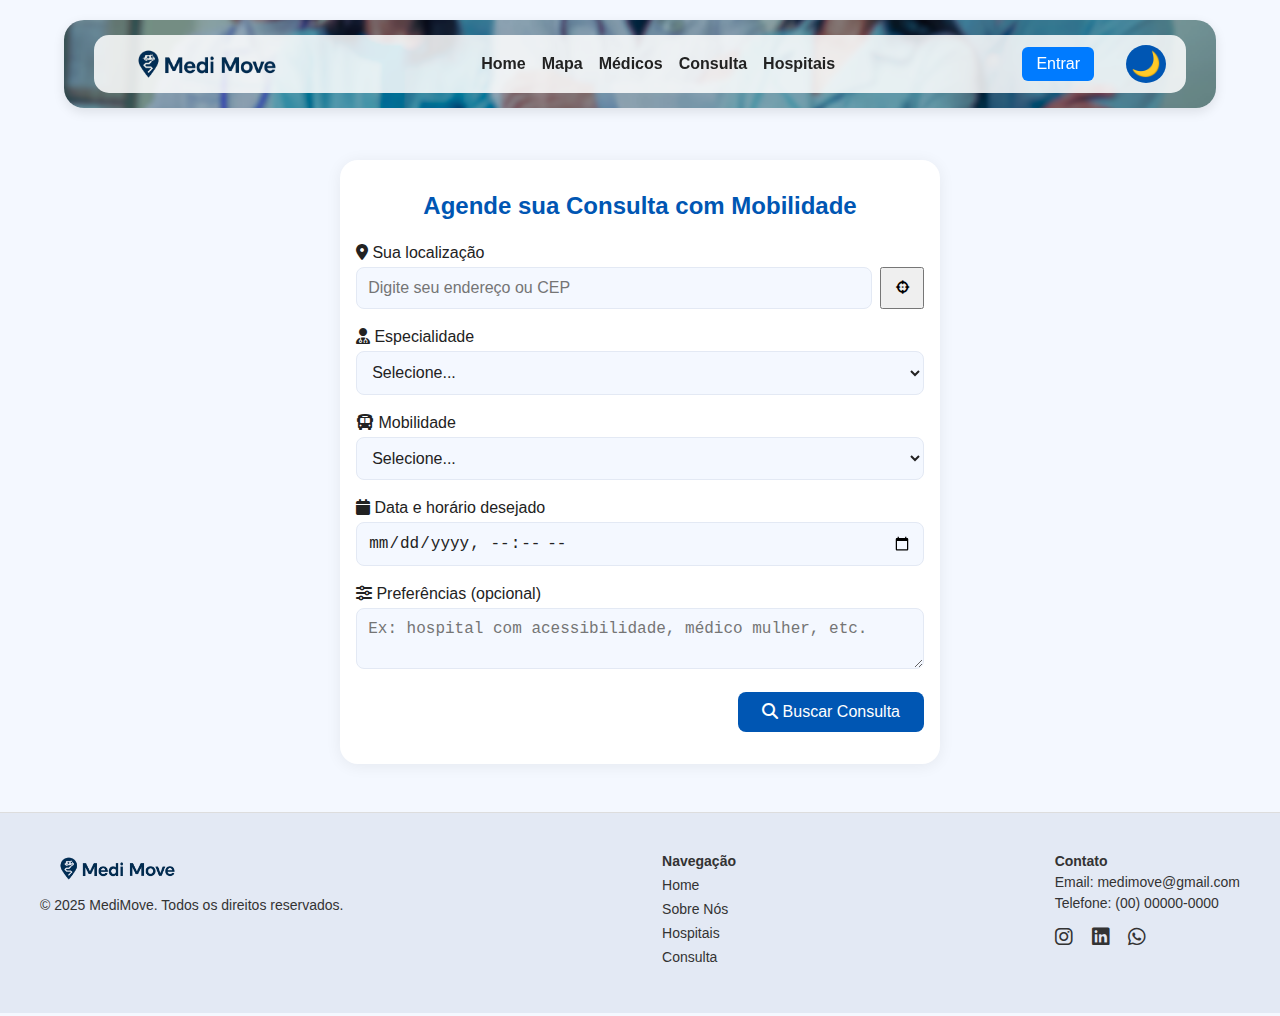
<file: consulta.html>
<!DOCTYPE html>
<html lang="pt-br">
  <head>
    <meta charset="UTF-8" />
    <meta name="viewport" content="width=device-width, initial-scale=1.0" />
    <title>MediMove - Home</title>
    <link rel="stylesheet" href="/styles/consulta.css" />
    <link rel="stylesheet"
      href="https://cdnjs.cloudflare.com/ajax/libs/font-awesome/6.5.0/css/all.min.css">
    <style>
    :root {
      --bg-color: #f4f8ff;
      --text-color: #222;
      --header-bg: rgba(255, 255, 255, 0.85);
      --footer-bg: #e3e9f4;
      --link-color: #0056b3;
      --h2-color: #0056b3;
    }
    body.dark-mode {
      --bg-color: #23232b;
      --text-color: #e0e0e0;
       --header-bg: rgba(30, 30, 47, 0.9);
      --footer-bg: #222233;
      --link-color: #7ecbff;
      --h2-color: #b3e0ff;
    }
    body {
      background: var(--bg-color);
      color: var(--text-color);
      transition: background 0.3s, color 0.3s;
    }

    header img	 {
      cursor: pointer;
      
    }
     .nav-content li a {
        color: var(--text-color);
        text-decoration: none;
      }

    body.dark-mode .sobre-nos {
      
      transition: background 0.3s, color 0.3s;
    }

    #themeToggle{
      background: var(--h2-color);
    }
    .sobre-texto {
      color: var(--text-color);
      transition: color 0.3s;
    }
     .nav-content {
      background: var(--header-bg);
      transition: background 0.3s;
    }
    .main-footer {
      background: var(--footer-bg);
      transition: background 0.3s;
    }
    a {
      color: var(--link-color);
      transition: color 0.3s;
    }
    h2 {
      color: var(--h2-color);
      transition: color 0.3s;
    }

    body.dark-mode #sobreid { 
      color: #18a2ff; /* Escolha a cor desejada */
    }
    body.dark-mode h3 { 
      color: #94d4ff; /* Escolha a cor desejada */
    }
     body.dark-mode footer {
      color: #b1e0ff; /* Escolha a cor desejada */
    }
    body.dark-mode footer a {
      color: #7ecbff; /* Escolha a cor desejada */
    }
    body.dark-mode p {
      color: #e0e0e0; /* Cor clara para o texto no modo escuro */
    }
    body.dark-mode #paragrafo1 {
      color: #7ecbff; /* Cor clara para o texto no modo escuro */
    }
    body.dark-mode li {
      color: #e0e0e0; /* Cor clara para o texto no modo escuro */
    }
    body.dark-mode ul {
      color: #e0e0e0; /* Cor clara para o texto no modo escuro */
    }
    body.dark-mode #themeToggle {
      background-color: #004794;
    }
    body.dark-mode .consulta-main {
      background-color: #2c2c3e;
      color: #e0e0e0;
      transition: background-color 0.3s, color 0.3s;
    }
    body.dark-mode .consulta-main .btn-buscar{
      color: #000000;
      transition: background-color 0.3s, color 0.3s;
    }
    body.dark-mode .consulta-main .btn-buscar:hover {
      background-color: #0056b3;
      color: #fff;
    }
    body.dark-mode input[type="datetime-local"]::-webkit-calendar-picker-indicator {
  filter: invert(1);
}
 
    /* Tema escuro */
    .toggle-theme {
      background: none;
      border: none;
      font-size: 1.5rem;
      padding: 5px;
      border-radius: 50%;
      margin-left: 16px;
      cursor: pointer;
      color: var(--text-color);
      transition: color 0.3s;
    }
    .theme-float-btn {
  position: fixed;
  right: 24px;
  bottom: 24px;
  z-index: 2000;
  background: var(--h2-color);
  color: #fff;
  border: none;
  border-radius: 50%;
  width: 54px;
  height: 54px;
  font-size: 2rem;
  box-shadow: 0 2px 8px rgba(0,0,0,0.18);
  display: flex;
  align-items: center;
  justify-content: center;
  cursor: pointer;
  transition: background 0.3s, color 0.3s;
}
.theme-float-btn:hover {
  background: #0056b3;
}
  </style>
  </head>
  <body>
    <header class="main-header">
      <nav class="nav-content">
        <img src="/imgs/logo sem fundo h.png" id="logo-img"
          onclick="window.location.href='index.html';" alt="Logo MediMove"
          width="180" height="auto" class="logo" />
          <button class="hamburger" id="hamburgerBtn" aria-label="Abrir menu">
    <i class="fa fa-bars"></i>
  </button>
        <ul class="menu-links">
          <li><a href="/home.html">Home</a></li>
          <li><a href="/mapa.html">Mapa</a></li>
          <li><a href="/medicos.html">Médicos</a></li>
          <li><a href="/consulta.html">Consulta</a></li>
          <li><a href="#">Hospitais</a></li>
        </ul>
        <div class="top-bar">
          <a id="login-link" href="/login.html">Entrar</a>
          <button class="toggle-theme" id="themeToggle"
            title="Alternar tema">🌙</button>
          <div id="user-menu" class="user-dropdown hidden">
           <span id="nomeUsuario"></span>
            <div class="dropdown-content">
              <button id="logout-btn">Sair</button>
            </div>
          </div>
        </div>
      </nav>
    </header>

    <!-- Área principal da consulta inteligente -->
<main class="consulta-main">
  <section class="consulta-form-section">
    <h2>Agende sua Consulta com Mobilidade</h2>
    <form id="consulta-form" autocomplete="off">
      <div class="form-group">
        <label for="localizacao">
          <i class="fa fa-location-dot"></i> Sua localização
        </label>
        <div style="display:flex;gap:8px;">
          <input type="text" id="localizacao" name="localizacao" placeholder="Detectando localização..." required style="flex:1;">
          <button type="button" id="btn-localizacao" title="Usar localização atual" style="min-width:44px;">
            <i class="fa fa-crosshairs"></i>
          </button>
        </div>
      </div>
      <div class="form-group">
        <label for="especialidade">
          <i class="fa fa-user-doctor"></i> Especialidade
        </label>
        <select id="especialidade" name="especialidade" required>
  <option value="">Selecione...</option>
  <option value="clinico">Clínico Geral</option>
  <option value="pediatra">Pediatra</option>
  <option value="cardiologista">Cardiologista</option>
  <option value="ortopedista">Ortopedista</option>
  <option value="ginecologista">Ginecologista</option>
  <option value="enfermeira">Enfermeira</option>
  <option value="fisioterapeuta">Fisioterapeuta</option>
  <option value="nutricionista">Nutricionista</option>
  <option value="neurologista">Neurologista</option>
  <option value="oftalmologista">Oftalmologista</option>
  <option value="dermatologista">Dermatologista</option>
  <option value="geriatra">Geriatra</option>
  <option value="psicologa">Psicóloga</option>
  <option value="psicologo">Psicólogo Clínico</option>
  <option value="fonoaudiologa">Fonoaudióloga</option>
  <option value="terapeuta_ocupacional">Terapeuta Ocupacional</option>
  <option value="psiquiatra">Psiquiatra</option>
  <option value="endocrinologista">Endocrinologista</option>
  <option value="infectologista">Infectologista</option>
  <option value="alergologista">Alergologista</option>
  <option value="oncologista">Oncologista</option>
</select>
      </div>
      <div class="form-group">
        <label for="mobilidade">
          <i class="fa fa-bus"></i> Mobilidade
        </label>
        <select id="mobilidade" name="mobilidade" required>
          <option value="">Selecione...</option>
          <option value="carro">Carro</option>
          <option value="transporte_publico">Transporte Público</option>
          <option value="onibus">Ônibus</option>
          <option value="metro">Metrô</option>
          <option value="bicicleta">Bicicleta</option>
          <option value="a_pe">A pé</option>
        </select>
      </div>
      <div class="form-group">
        <label for="horario">
          <i class="fa fa-calendar"></i> Data e horário desejado
        </label>
        <input type="datetime-local" id="horario" name="horario" required>
      </div>
      <div class="form-group">
        <label for="preferencias">
          <i class="fa fa-sliders"></i> Preferências (opcional)
        </label>
        <textarea id="preferencias" name="preferencias" rows="2" placeholder="Ex: hospital com acessibilidade, médico mulher, etc."></textarea>
      </div>
      <div class="form-actions">
        <button type="submit" class="btn-buscar">
          <i class="fa fa-magnifying-glass"></i> Buscar Consulta
        </button>
      </div>
    </form>
  </section>

  <!-- Resultados simulados -->
  <section id="resultados-consulta" style="display:none;">
    <h3>Resultados encontrados</h3>
    <div id="cards-resultados">
      <!-- Cards de médicos/hospitais serão inseridos aqui via JS -->
    </div>
  </section>

  <!-- Mensagem de sucesso -->
  <div id="mensagem-sucesso" class="mensagem-sucesso" style="display:none;">
    <i class="fa fa-check-circle"></i>
    Consulta agendada com sucesso!
  </div>
</main>

    <footer class="main-footer">
      <div class="footer-container">
        <div class="footer-logo">
          <img src="/imgs/logo sem fundo h.png" id="logo-img1"
            alt="MediMove Logo" />
          <p id="paragrafo1">&copy; 2025 MediMove. Todos os direitos reservados.</p>
        </div>
        <div class="footer-links">
          <h4>Navegação</h4>
          <ul>
            <li><a href="#">Home</a></li>
            <li><a href="#sobre">Sobre Nós</a></li>
            <li><a href="#">Hospitais</a></li>
            <li><a href="#">Consulta</a></li>
          </ul>
        </div>
        <div class="footer-contact">
          <h4>Contato</h4>
          <p>Email: medimove@gmail.com</p>
          <p>Telefone: (00) 00000-0000</p>
          <div class="social-icons">
            <a href="https://instagram.com" target="_blank"><i
                class="fab fa-instagram"></i></a>
            <a href="https://linkedin.com" target="_blank"><i
                class="fab fa-linkedin"></i></a>
            <a href="https://wa.me/5511999990000" target="_blank"><i
                class="fab fa-whatsapp"></i></a>
          </div>
        </div>
      </div>
    </footer>
   <!-- Botão flutuante de login/logout para mobile -->
<button class="login-float-btn" id="loginFloatBtn">Entrar</button>
<button class="logout-float-btn" id="logoutFloatBtn" style="display:none;">Sair</button>
<button class="theme-float-btn" id="themeToggle1" title="Alternar tema">🌙</button>
    

    <script>
  const themeToggleHeader = document.getElementById('themeToggle');
const themeToggleMobile = document.getElementById('themeToggle1');
const body = document.body;
const logoImg = document.getElementById('logo-img');
const logoImg1 = document.getElementById('logo-img1');

function setTheme(isDark) {
  if (isDark) {
    body.classList.add('dark-mode');
    if (themeToggleHeader) themeToggleHeader.textContent = '☀️';
    if (themeToggleMobile) themeToggleMobile.textContent = '☀️';
    if (logoImg) logoImg.src = '/imgs/logo h.png';
    if (logoImg1) logoImg1.src = '/imgs/logo h.png';
    localStorage.setItem('theme', 'dark');
  } else {
    body.classList.remove('dark-mode');
    if (themeToggleHeader) themeToggleHeader.textContent = '🌙';
    if (themeToggleMobile) themeToggleMobile.textContent = '🌙';
    if (logoImg) logoImg.src = '/imgs/logo sem fundo h.png';
    if (logoImg1) logoImg1.src = '/imgs/logo sem fundo h.png';
    localStorage.setItem('theme', 'light');
  }
}

if (themeToggleHeader) {
  themeToggleHeader.addEventListener('click', () => {
    const isDark = body.classList.contains('dark-mode');
    setTheme(!isDark);
  });
}
if (themeToggleMobile) {
  themeToggleMobile.addEventListener('click', () => {
    const isDark = body.classList.contains('dark-mode');
    setTheme(!isDark);
  });
}

// Carregar tema salvo
const savedTheme = localStorage.getItem('theme');
if (savedTheme === 'dark') {
  setTheme(true);
}
</script>
<script>
let lastScroll = 0;
const header = document.querySelector('.main-header');

window.addEventListener('scroll', () => {
  const currentScroll = window.pageYOffset;
  if (currentScroll > lastScroll && currentScroll > 80) {
    // Descendo: esconde o header
    header.classList.add('header-hide');
  } else {
    // Subindo: mostra o header
    header.classList.remove('header-hide');
  }
  lastScroll = currentScroll;
});
</script>
  
    <script src="/scripts/home.js"></script>
    <script src="/scripts/consulta.js"></script>
  </body>
</html>
</file>
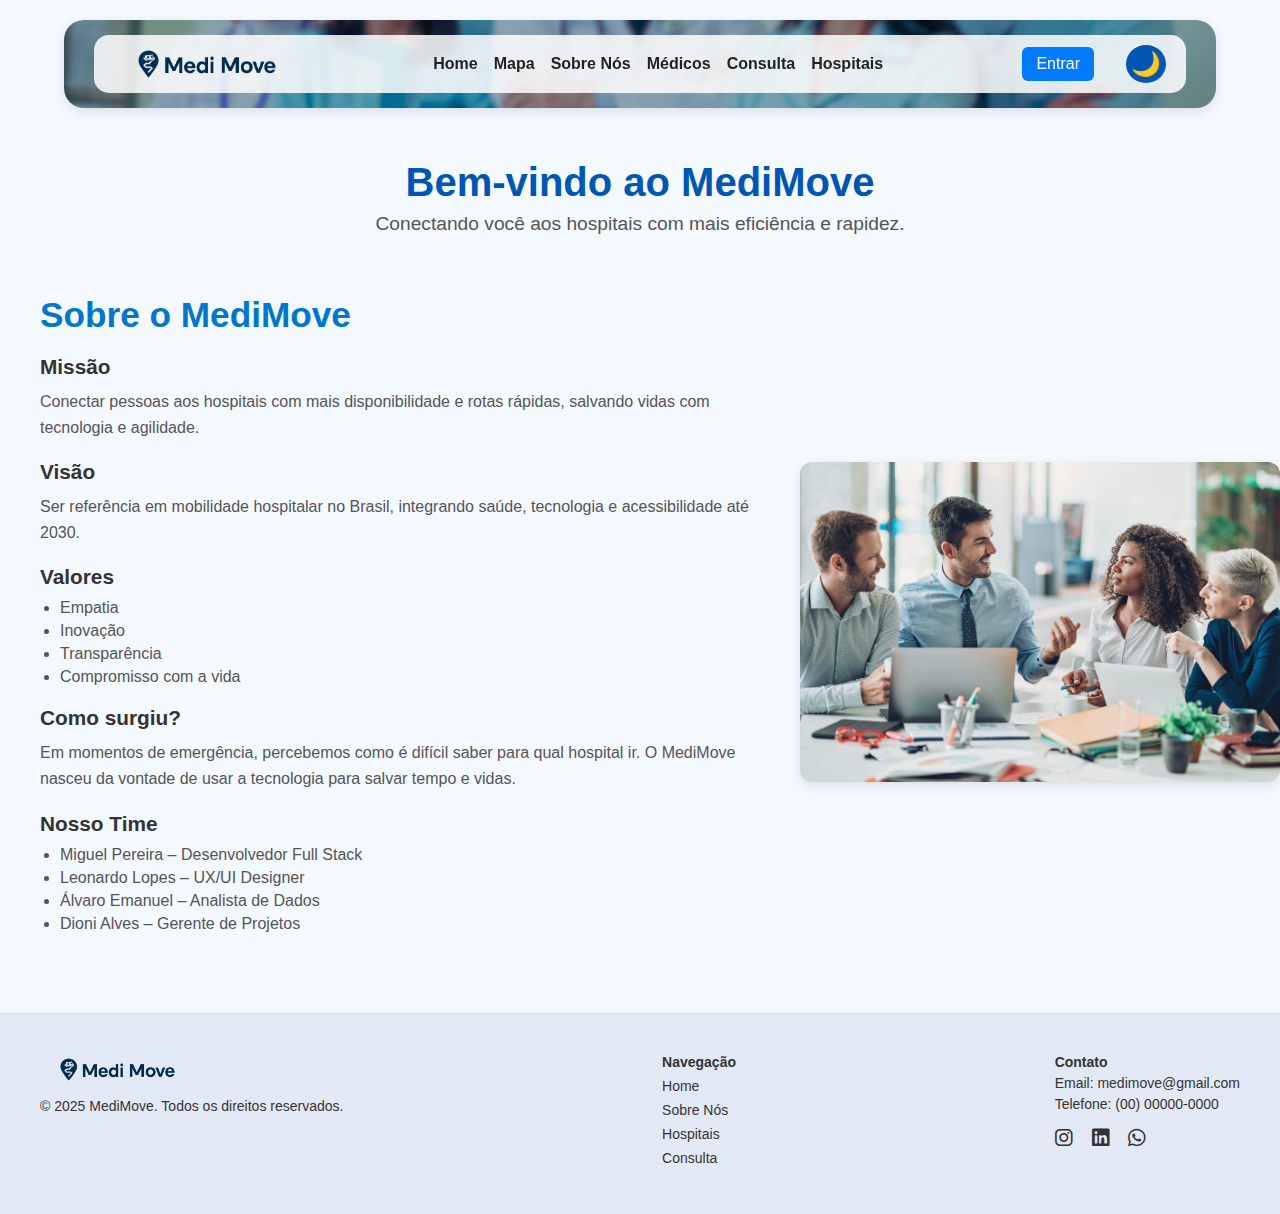
<file: home.html>
<!DOCTYPE html>
<html lang="pt-br">
  <head>
    <meta charset="UTF-8" />
    <meta name="viewport" content="width=device-width, initial-scale=1.0" />
    <title>MediMove - Home</title>
    <link rel="stylesheet" href="/styles/home.css" />
    <link rel="stylesheet"
      href="https://cdnjs.cloudflare.com/ajax/libs/font-awesome/6.5.0/css/all.min.css">
      <link rel="shortcut icon" href="/imgs/logo tcc.png" type="image/x-icon" style="border-radius: 50%;">

<style>
    :root {
      --bg-color: #f4f8ff;
      --text-color: #222;
      --header-bg: rgba(255, 255, 255, 0.85);
      --footer-bg: #e3e9f4;
      --link-color: #0056b3;
      --h2-color: #0056b3;
    }
    body.dark-mode {
      --bg-color: #23232b;
      --text-color: #e0e0e0;
       --header-bg: rgba(30, 30, 47, 0.9);
      --footer-bg: #222233;
      --link-color: #7ecbff;
      --h2-color: #b3e0ff;
    }
    body {
      background: var(--bg-color);
      color: var(--text-color);
      transition: background 0.3s, color 0.3s;
    }

    header img	 {
      cursor: pointer;
      
    }
     .nav-content li a {
        color: var(--text-color);
        text-decoration: none;
      }

    body.dark-mode .sobre-nos {
      
      transition: background 0.3s, color 0.3s;
    }

    #themeToggle{
      background: var(--h2-color);
    }
    .sobre-texto {
      color: var(--text-color);
      transition: color 0.3s;
    }
     .nav-content {
      background: var(--header-bg);
      transition: background 0.3s;
    }
    .main-footer {
      background: var(--footer-bg);
      transition: background 0.3s;
    }
    a {
      color: var(--link-color);
      transition: color 0.3s;
    }
    h2 {
      color: var(--h2-color);
      transition: color 0.3s;
    }

    body.dark-mode #sobreid { 
      color: #18a2ff; /* Escolha a cor desejada */
    }
    body.dark-mode h3 { 
      color: #94d4ff; /* Escolha a cor desejada */
    }
     body.dark-mode footer {
      color: #b1e0ff; /* Escolha a cor desejada */
    }
    body.dark-mode footer a {
      color: #7ecbff; /* Escolha a cor desejada */
    }
    body.dark-mode p {
      color: #e0e0e0; /* Cor clara para o texto no modo escuro */
    }
    body.dark-mode #paragrafo1 {
      color: #7ecbff; /* Cor clara para o texto no modo escuro */
    }
    body.dark-mode li {
      color: #e0e0e0; /* Cor clara para o texto no modo escuro */
    }
    body.dark-mode ul {
      color: #e0e0e0; /* Cor clara para o texto no modo escuro */
    }
    body.dark-mode #themeToggle {
      background-color: #004794;
    }
 

    /* Tema escuro */
    .toggle-theme {
      background: none;
      border: none;
      font-size: 1.5rem;
      padding: 5px;
      border-radius: 50%;
      margin-left: 16px;
      cursor: pointer;
      color: var(--text-color);
      transition: color 0.3s;
    }
    .theme-float-btn {
  position: fixed;
  right: 24px;
  bottom: 24px;
  z-index: 2000;
  background: var(--h2-color);
  color: #fff;
  border: none;
  border-radius: 50%;
  width: 54px;
  height: 54px;
  font-size: 2rem;
  box-shadow: 0 2px 8px rgba(0,0,0,0.18);
  display: flex;
  align-items: center;
  justify-content: center;
  cursor: pointer;
  transition: background 0.3s, color 0.3s;
}
.theme-float-btn:hover {
  background: #0056b3;
}
  </style>
  </head>
  <body>
    <header class="main-header">
      <nav class="nav-content">
        <img src="/imgs/logo sem fundo h.png" id="logo-img"
          onclick="window.location.href='index.html';" alt="Logo MediMove"
          width="180" height="auto" class="logo" />
          <button class="hamburger" id="hamburgerBtn" aria-label="Abrir menu">
    <i class="fa fa-bars"></i>
  </button>
        <ul class="menu-links">
          <li><a href="#">Home</a></li>
          <li><a href="/mapa.html">Mapa</a></li>
          <li><a href="#sobre">Sobre Nós</a></li>
          <li><a href="/medicos.html">Médicos</a></li>
          <li><a href="/consulta.html">Consulta</a></li>
          <li><a href="#">Hospitais</a></li>
        </ul>
        <div class="top-bar">
          <a id="login-link" href="/login.html">Entrar</a>
          <button class="toggle-theme" id="themeToggle"
            title="Alternar tema">🌙</button>
          <div id="user-menu" class="user-dropdown hidden">
            <span id="nomeUsuario">Olá, </span>
            <div class="dropdown-content">
              <button id="logout-btn">Sair</button>
            </div>
          </div>
        </div>
      </nav>
    </header>

    <main>
      <section class="hero">
        <h2>Bem-vindo ao MediMove</h2>
        <p>Conectando você aos hospitais com mais eficiência e rapidez.</p>
      </section>
      <section class="sobre-nos" id="sobre">
        <div class="sobre-container">
          <div class="sobre-texto">
            <h2 id="sobreid">Sobre o MediMove</h2>
            <h3>Missão</h3>
            <p>Conectar pessoas aos hospitais com mais disponibilidade e rotas
              rápidas, salvando vidas com tecnologia e agilidade.</p>
            <h3>Visão</h3>
            <p>Ser referência em mobilidade hospitalar no Brasil, integrando
              saúde, tecnologia e acessibilidade até 2030.</p>
            <h3>Valores</h3>
            <ul>
              <li>Empatia</li>
              <li>Inovação</li>
              <li>Transparência</li>
              <li>Compromisso com a vida</li>
            </ul>
            <h3>Como surgiu?</h3>
            <p>
              Em momentos de emergência, percebemos como é difícil saber para
              qual hospital ir. O MediMove nasceu da vontade de usar a
              tecnologia para salvar tempo e vidas.
            </p>
            <h3>Nosso Time</h3>
            <ul>
              <li>Miguel Pereira – Desenvolvedor Full Stack</li>
              <li>Leonardo Lopes – UX/UI Designer</li>
              <li>Álvaro Emanuel – Analista de Dados</li>
              <li>Dioni Alves – Gerente de Projetos</li>
            </ul>
          </div>
          <div class="sobre-imagem">
            <img src="/imgs/time_trabalhando.jpg"
              alt="Equipe do MediMove trabalhando" />
          </div>
        </div>
      </section>
    </main>

    <footer class="main-footer">
      <div class="footer-container">
        <div class="footer-logo">
          <img src="/imgs/logo sem fundo h.png" id="logo-img1"
            alt="MediMove Logo" />
          <p id="paragrafo1">&copy; 2025 MediMove. Todos os direitos reservados.</p>
        </div>
        <div class="footer-links">
          <h4>Navegação</h4>
          <ul>
            <li><a href="#">Home</a></li>
            <li><a href="#sobre">Sobre Nós</a></li>
            <li><a href="#">Hospitais</a></li>
            <li><a href="#">Consulta</a></li>
          </ul>
        </div>
        <div class="footer-contact">
          <h4>Contato</h4>
          <p>Email: medimove@gmail.com</p>
          <p>Telefone: (00) 00000-0000</p>
          <div class="social-icons">
            <a href="https://instagram.com" target="_blank"><i
                class="fab fa-instagram"></i></a>
            <a href="https://linkedin.com" target="_blank"><i
                class="fab fa-linkedin"></i></a>
            <a href="https://wa.me/5511999990000" target="_blank"><i
                class="fab fa-whatsapp"></i></a>
          </div>
        </div>
      </div>
    </footer>
   <!-- Botão flutuante de login/logout para mobile -->
<button class="login-float-btn" id="loginFloatBtn">Entrar</button>
<button class="logout-float-btn" id="logoutFloatBtn" style="display:none;">Sair</button>
<button class="theme-float-btn" id="themeToggle1" title="Alternar tema">🌙</button>
    

    <script>
  const themeToggleHeader = document.getElementById('themeToggle');
const themeToggleMobile = document.getElementById('themeToggle1');
const body = document.body;
const logoImg = document.getElementById('logo-img');
const logoImg1 = document.getElementById('logo-img1');

function setTheme(isDark) {
  if (isDark) {
    body.classList.add('dark-mode');
    if (themeToggleHeader) themeToggleHeader.textContent = '☀️';
    if (themeToggleMobile) themeToggleMobile.textContent = '☀️';
    if (logoImg) logoImg.src = '/imgs/logo h.png';
    if (logoImg1) logoImg1.src = '/imgs/logo h.png';
    localStorage.setItem('theme', 'dark');
  } else {
    body.classList.remove('dark-mode');
    if (themeToggleHeader) themeToggleHeader.textContent = '🌙';
    if (themeToggleMobile) themeToggleMobile.textContent = '🌙';
    if (logoImg) logoImg.src = '/imgs/logo sem fundo h.png';
    if (logoImg1) logoImg1.src = '/imgs/logo sem fundo h.png';
    localStorage.setItem('theme', 'light');
  }
}

if (themeToggleHeader) {
  themeToggleHeader.addEventListener('click', () => {
    const isDark = body.classList.contains('dark-mode');
    setTheme(!isDark);
  });
}
if (themeToggleMobile) {
  themeToggleMobile.addEventListener('click', () => {
    const isDark = body.classList.contains('dark-mode');
    setTheme(!isDark);
  });
}

// Carregar tema salvo
const savedTheme = localStorage.getItem('theme');
if (savedTheme === 'dark') {
  setTheme(true);
}
</script>
<script>
let lastScroll = 0;
const header = document.querySelector('.main-header');

window.addEventListener('scroll', () => {
  const currentScroll = window.pageYOffset;
  if (currentScroll > lastScroll && currentScroll > 80) {
    // Descendo: esconde o header
    header.classList.add('header-hide');
  } else {
    // Subindo: mostra o header
    header.classList.remove('header-hide');
  }
  lastScroll = currentScroll;
});
</script>
  
    <script src="/scripts/home.js"></script>
  </body>
</html>
</file>
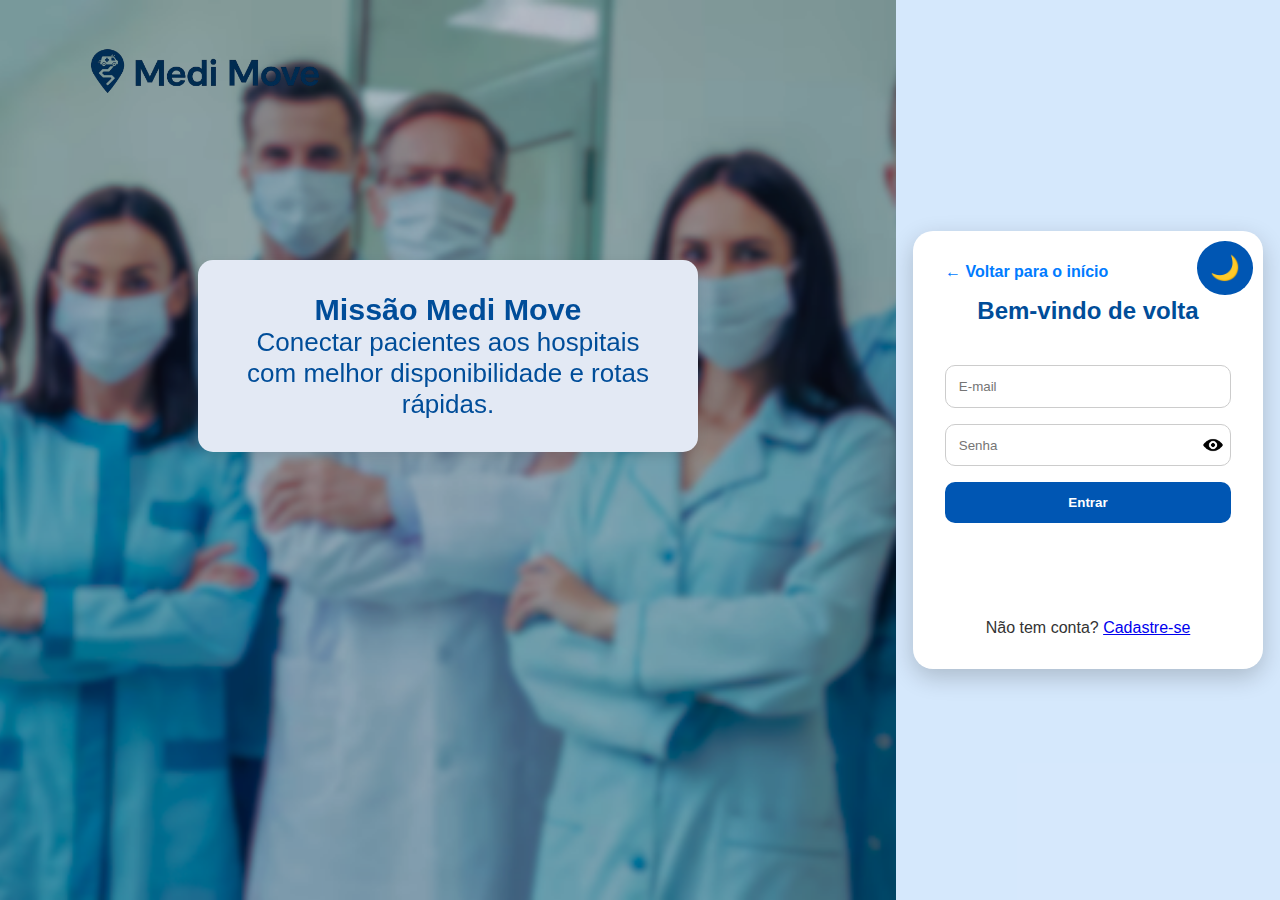
<file: login.html>
<!DOCTYPE html>
<html lang="pt-br">
  <head>
    <meta charset="UTF-8" />
    <meta name="viewport" content="width=device-width, initial-scale=1" />
    <title>Medi Move - Login</title>
    <link rel="stylesheet" href="/styles/login.css" />
    <script src="https://accounts.google.com/gsi/client" async defer></script>
    <link rel="shortcut icon" href="/imgs/logo tcc.png" type="image/x-icon" style="border-radius: 50%;">
    <style>
    /* Só um mini ajuste pra esconder forms */
    .hidden {
      display: none;
    }
    
  :root {
    --bg-color: #f4f8ff;
    --text-color: #333;
    --form-bg: #fff;
    --btn-bg: #0056b3;
    --btn-text: #fff;
    --crs-anim: #e3e9f4;
    --text-anim: #004d99;
  }

  body.dark-mode {
    --bg-color: #30303a;
    --text-color: #e0e0e0;
    --form-bg: #2c2c3e;
    --btn-bg: #00366e;
    --btn-text: #fff;
    --crs-anim: #173a5fd2;
    --text-anim: #fff;
  }

  body {
    background-color: var(--bg-color);
    color: var(--text-color);
    transition: background-color 0.3s, color 0.3s;
  }

  .carousel-card {
    background: var(--crs-anim);
    color: var(--text-anim);
  }

  /* ...existing code... */
body.dark-mode a {
  color: #28a1f1; /* Escolha a cor desejada */
}
body.dark-mode h2 {
  color: #54abe6; /* Cor clara para o h2 no modo escuro */
}
/* ...existing code... */

  .form-box {
    background-color: var(--form-bg);
    color: var(--text-color);
    transition: background-color 0.3s, color 0.3s;
  }

  input, select {
    background-color: #fff;
    color: #000;
  }

  body.dark-mode input,
  body.dark-mode select {
    background-color: #3a3a52;
    color: #fff;
  }
body.dark-mode .g_id_signin div[role="button"] {
  background: #23232b !important;
  color: #fff !important;
  border-radius: 8px !important;
  border: none !important;
}

body.dark-mode #g_id_onload div[role="button"] {
  background: #23232b !important;
  color: #fff !important;
  border-radius: 8px !important;
  border: none !important;
}
.g_id_signin {
  width: 100% !important;
  min-width: 0 !important;
  display: flex !important;
  justify-content: center;
  align-items: center;
  margin: 1rem 0;
}
.g_id_signin div[role="button"] {
  width: 100% !important;
  display: flex !important;
  border-radius: 8px !important;
  justify-content: center;
}
.g_id_signin div[role="button"]:hover {
  background: #e3e9f4 !important;
  color: #222 !important;
  box-shadow: 0 2px 8px #0002;
  border: 1.5px solid #0056b3 !important;
  transition: background 0.2s, color 0.2s, border 0.2s;
}

/* Hover modo escuro */
body.dark-mode .g_id_signin div[role="button"]:hover {
  background: #353545 !important;
  color: #fff !important;
  box-shadow: 0 2px 12px #0005;
  border: 1.5px solid #54abe6 !important;
  transition: background 0.2s, color 0.2s, border 0.2s;
}
#g_id_onload div[role="button"]:hover {
  background: #e3e9f4 !important;
  color: #222 !important;
  box-shadow: 0 2px 8px #0002;
  border: 1.5px solid #0056b3 !important;
  transition: background 0.2s, color 0.2s, border 0.2s;
}

/* Hover modo escuro */
body.dark-mode #g_id_onload div[role="button"]:hover {
  background: #353545 !important;
  color: #fff !important;
  box-shadow: 0 2px 12px #0005;
  border: 1.5px solid #54abe6 !important;
  transition: background 0.2s, color 0.2s, border 0.2s;
}

  button {
    background-color: var(--btn-bg);
    color: var(--btn-text);
    border: none;
    cursor: pointer;
    transition: background-color 0.3s;
  }

  .toggle-theme {
    position: absolute;
    top: 10px;
    right: 10px;
    font-size: 1.5rem;
    background: none;
    border: none;
    border-radius: 50%;
    background-color: var(--btn-bg);
    color: var(--text-color);
    cursor: pointer;
  }


  </style>
  </head>
  <body>
    <div class="container">
      <div class="left-panel">
        <img src="/imgs/logo sem fundo h.png" alt="Logo Medi Move"
          class="logo-large" />

        <div class="carousel-container">
          <div class="carousel-card active">
            <h3>Missão Medi Move</h3>
            <p>Conectar pacientes aos hospitais com melhor disponibilidade e
              rotas rápidas.</p>
          </div>
          <div class="carousel-card">
            <h3>Benefícios</h3>
            <p>Reduza o tempo de espera e evite trânsito para atendimento
              emergencial.</p>
          </div>
          <div class="carousel-card">
            <h3>Como Funciona</h3>
            <p>Mostramos hospitais próximos com vagas disponíveis e a rota mais
              rápida.</p>
          </div>
        </div>
      </div>

      <div class="right-panel">
        <div class="form-box">
          <a href="/index.html" class="back-home">← Voltar para o início</a>
          <button class="toggle-theme" id="themeToggle"
            title="Alternar tema">🌙</button>

          <div class="form-wrapper">
            <form id="loginForm">
              <h2>Bem-vindo de volta</h2>
              <input type="email" name="email" placeholder="E-mail"
                autocomplete="email" required />
              <div class="password-wrapper">
                <input type="password" name="password" id="login_password"
                  placeholder="Senha" autocomplete="new-password" required />
                <button type="button" class="toggle-password"
                  data-target="login_password" aria-label="Mostrar senha"><img
                    src="/imgs/olho.png" alt></button>
              </div>

              <button type="submit">Entrar</button>
              <div class="google" id="g_id_onload"
                data-client_id="576061924324-djgorb11tvnf9r047ppku4t6ke0aqm29.apps.googleusercontent.com"
                data-context="signin"
                data-ux_mode="popup"
                data-callback="handleCredentialResponse"
                data-auto_prompt="false">
              </div>
              <div class="g_id_signin"
                data-type="standard"
                data-shape="rectangular"
                data-theme="outline"
                data-text="signin_with"
                data-size="large"
                data-logo_alignment="left">
              </div>
              <p class="switch-form">Não tem conta? <a href="#"
                  onclick="toggleForm(); return false;">Cadastre-se</a></p>
              <p id="loginError" style="color:red; display:none;"></p>
            </form>

            <form id="registerForm" class="hidden">
              <h2>Criar conta</h2>
              <input type="text" name="fullname" placeholder="Nome completo"
                autocomplete="name" required />
              <input type="email" name="email" placeholder="E-mail"
                autocomplete="email" required />
              <div class="password-wrapper">
                <input type="password" id="password" name="password"
                  placeholder="Senha" autocomplete="new-password" required />
                <button type="button" class="toggle-password"
                  data-target="password" aria-label="Mostrar senha"><img
                    src="/imgs/olho.png" alt></button>
              </div>

              <div class="password-wrapper">
                <input type="password" id="confirm_password"
                  name="confirm_password" placeholder="Confirmar senha"
                  autocomplete="new-password" required />
                <button type="button" class="toggle-password"
                  data-target="confirm_password" aria-label="Mostrar senha"><img
                    src="/imgs/olho.png" alt></button>
              </div>

              <div id="password-strength">
                <p>Força da senha:</p>
                <ul>
                  <li id="length" class="invalid">Mínimo 8 caracteres</li>
                  <li id="uppercase" class="invalid">Letra maiúscula</li>
                  <li id="number" class="invalid">Número</li>
                  <li id="special" class="invalid">Caractere especial</li>
                </ul>
              </div>

              <button type="submit">Cadastrar</button>
              <p class="switch-form">Já tem conta? <a href="#"
                  onclick="toggleForm(); return false;">Login</a></p>
              <p id="registerError"
                style="color:red; display:none; justify-content:center;"></p>
            </form>
          </div>
        </div>
      </div>
    </div>

    <script src="/scripts/login.js"></script>
    <script>
  const themeToggle = document.getElementById('themeToggle');
  const body = document.body;

  function setTheme(isDark) {
    if (isDark) {
      body.classList.add('dark-mode');
      themeToggle.textContent = '☀️';
      localStorage.setItem('theme', 'dark');
    } else {
      body.classList.remove('dark-mode');
      themeToggle.textContent = '🌙';
      localStorage.setItem('theme', 'light');
    }
  }

  // Alternar ao clicar
  themeToggle.addEventListener('click', () => {
    const isDark = body.classList.contains('dark-mode');
    setTheme(!isDark);
  });

  // Carregar tema salvo
  const savedTheme = localStorage.getItem('theme');
  if (savedTheme === 'dark') {
    setTheme(true);
  }
</script>
<script>
function handleCredentialResponse(response) {
  // Aqui você recebe o token JWT do Google
  // Você pode enviar para seu backend para autenticar o usuário
  // ou, para testes, apenas redirecionar para a home:

  // Salvar o token no localStorage (opcional)
  localStorage.setItem('google_token', response.credential);

  // Redirecionar para a home
  window.location.href = "/home.html"; // ou o caminho da sua home
}
const userName = getGoogleUserName();
if (userName) {
  document.getElementById('nomeUsuario').textContent = userName;
}
function getGoogleUserName() {
  const token = localStorage.getItem('google_token');
  if (!token) return null;
  try {
    const payload = JSON.parse(atob(token.split('.')[1]));
    return payload.name || payload.given_name || null;
  } catch (e) {
    return null;
  }
}
</script>


  </body>
</html>
</file>
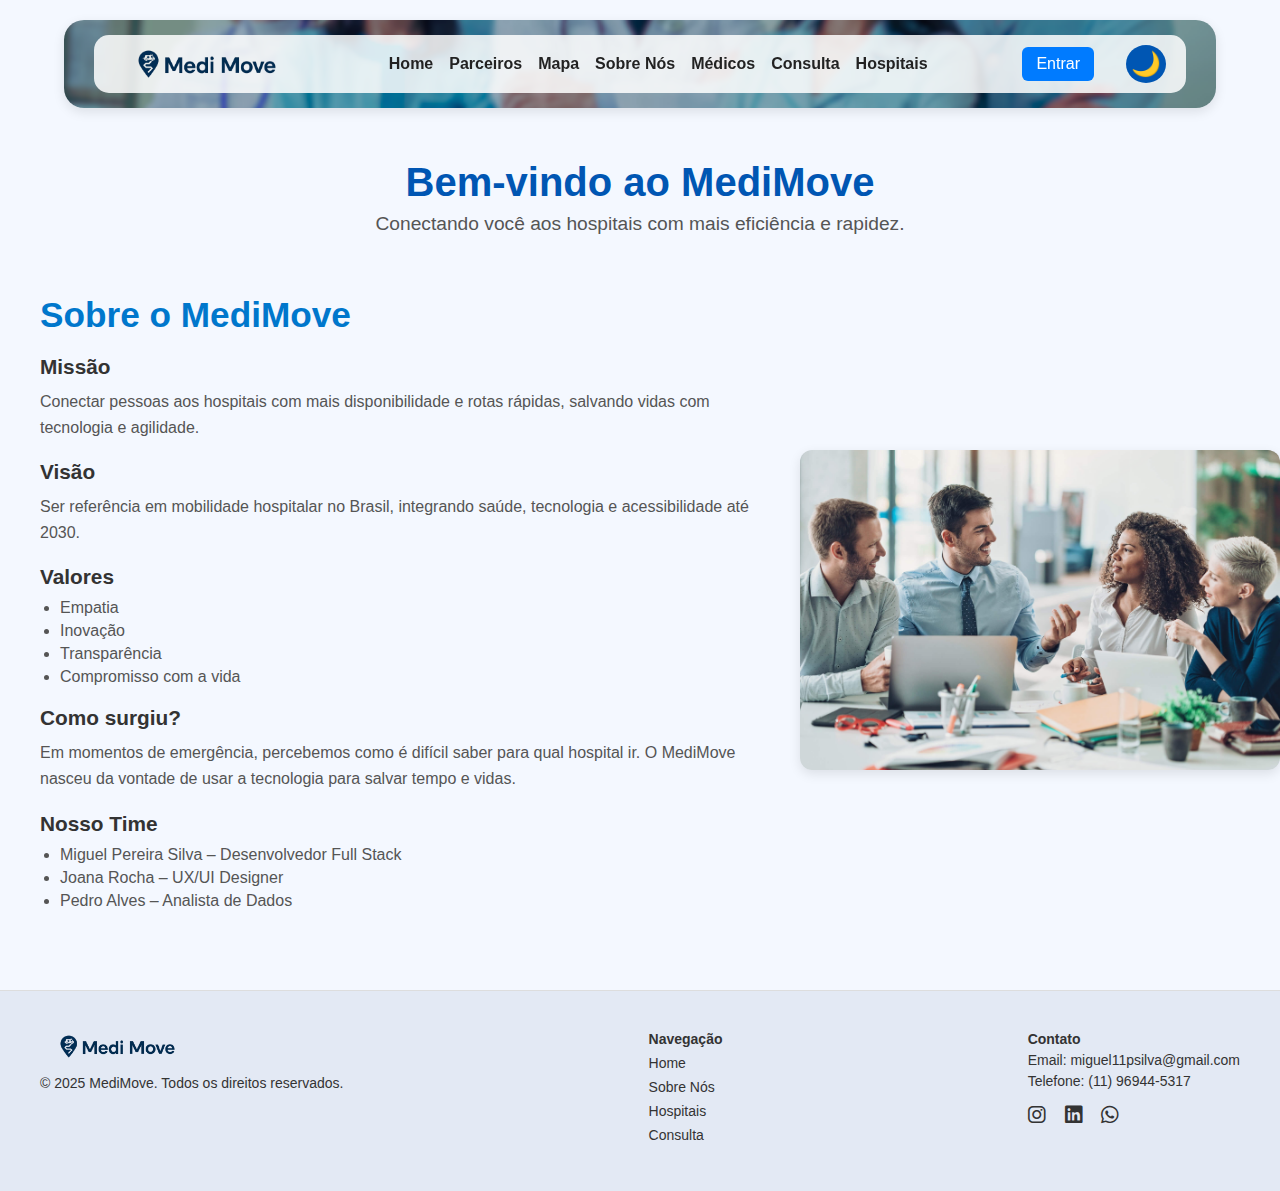
<file: html/home.html>
<!DOCTYPE html>
<html lang="pt-br">
  <head>
    <meta charset="UTF-8" />
    <meta name="viewport" content="width=device-width, initial-scale=1.0" />
    <title>MediMove - Home</title>
    <link rel="stylesheet" href="/styles/home.css" />
    <link rel="stylesheet"
      href="https://cdnjs.cloudflare.com/ajax/libs/font-awesome/6.5.0/css/all.min.css">
    <style>
    :root {
      --bg-color: #f4f8ff;
      --text-color: #222;
      --header-bg: rgba(255, 255, 255, 0.85);
      --footer-bg: #e3e9f4;
      --link-color: #0056b3;
      --h2-color: #0056b3;
    }
    body.dark-mode {
      --bg-color: #23232b;
      --text-color: #e0e0e0;
       --header-bg: rgba(30, 30, 47, 0.9);
      --footer-bg: #222233;
      --link-color: #7ecbff;
      --h2-color: #b3e0ff;
    }
    body {
      background: var(--bg-color);
      color: var(--text-color);
      transition: background 0.3s, color 0.3s;
    }

    header img	 {
      cursor: pointer;
      
    }
     .nav-content li a {
        color: var(--text-color);
        text-decoration: none;
      }

    body.dark-mode .sobre-nos {
      
      transition: background 0.3s, color 0.3s;
    }

    #themeToggle{
      background: var(--h2-color);
    }
    .sobre-texto {
      color: var(--text-color);
      transition: color 0.3s;
    }
     .nav-content {
      background: var(--header-bg);
      transition: background 0.3s;
    }
    .main-footer {
      background: var(--footer-bg);
      transition: background 0.3s;
    }
    a {
      color: var(--link-color);
      transition: color 0.3s;
    }
    h2 {
      color: var(--h2-color);
      transition: color 0.3s;
    }

    body.dark-mode #sobreid { 
      color: #18a2ff; /* Escolha a cor desejada */
    }
    body.dark-mode h3 { 
      color: #94d4ff; /* Escolha a cor desejada */
    }
     body.dark-mode footer {
      color: #b1e0ff; /* Escolha a cor desejada */
    }
    body.dark-mode footer a {
      color: #7ecbff; /* Escolha a cor desejada */
    }
    body.dark-mode p {
      color: #e0e0e0; /* Cor clara para o texto no modo escuro */
    }
    body.dark-mode #paragrafo1 {
      color: #7ecbff; /* Cor clara para o texto no modo escuro */
    }
    body.dark-mode li {
      color: #e0e0e0; /* Cor clara para o texto no modo escuro */
    }
    body.dark-mode ul {
      color: #e0e0e0; /* Cor clara para o texto no modo escuro */
    }
    body.dark-mode #themeToggle {
      background-color: #004794;
    }
 

    /* Tema escuro */
    .toggle-theme {
      background: none;
      border: none;
      font-size: 1.5rem;
      padding: 5px;
      border-radius: 50%;
      margin-left: 16px;
      cursor: pointer;
      color: var(--text-color);
      transition: color 0.3s;
    }
    .theme-float-btn {
  position: fixed;
  right: 24px;
  bottom: 24px;
  z-index: 2000;
  background: var(--h2-color);
  color: #fff;
  border: none;
  border-radius: 50%;
  width: 54px;
  height: 54px;
  font-size: 2rem;
  box-shadow: 0 2px 8px rgba(0,0,0,0.18);
  display: flex;
  align-items: center;
  justify-content: center;
  cursor: pointer;
  transition: background 0.3s, color 0.3s;
}
.theme-float-btn:hover {
  background: #0056b3;
}
  </style>
  </head>
  <body>
    <header class="main-header">
      <nav class="nav-content">
        <img src="/imgs/logo sem fundo h.png" id="logo-img"
          onclick="window.location.href='index.html';" alt="Logo MediMove"
          width="180" height="auto" class="logo" />
          <button class="hamburger" id="hamburgerBtn" aria-label="Abrir menu">
    <i class="fa fa-bars"></i>
  </button>
        <ul class="menu-links">
          <li><a href="#">Home</a></li>
          <li><a href="#">Parceiros</a></li>
          <li><a href="/html/mapa.html">Mapa</a></li>
          <li><a href="#sobre">Sobre Nós</a></li>
          <li><a href="#">Médicos</a></li>
          <li><a href="#">Consulta</a></li>
          <li><a href="#">Hospitais</a></li>
        </ul>
        <div class="top-bar">
          <a id="login-link" href="/html/login.html">Entrar</a>
          <button class="toggle-theme" id="themeToggle"
            title="Alternar tema">🌙</button>
          <div id="user-menu" class="user-dropdown hidden">
            <span id="user-name">Olá, Fulano</span>
            <div class="dropdown-content">
              <button id="logout-btn">Sair</button>
            </div>
          </div>
        </div>
      </nav>
    </header>

    <main>
      <section class="hero">
        <h2>Bem-vindo ao MediMove</h2>
        <p>Conectando você aos hospitais com mais eficiência e rapidez.</p>
      </section>
      <section class="sobre-nos" id="sobre">
        <div class="sobre-container">
          <div class="sobre-texto">
            <h2 id="sobreid">Sobre o MediMove</h2>
            <h3>Missão</h3>
            <p>Conectar pessoas aos hospitais com mais disponibilidade e rotas
              rápidas, salvando vidas com tecnologia e agilidade.</p>
            <h3>Visão</h3>
            <p>Ser referência em mobilidade hospitalar no Brasil, integrando
              saúde, tecnologia e acessibilidade até 2030.</p>
            <h3>Valores</h3>
            <ul>
              <li>Empatia</li>
              <li>Inovação</li>
              <li>Transparência</li>
              <li>Compromisso com a vida</li>
            </ul>
            <h3>Como surgiu?</h3>
            <p>
              Em momentos de emergência, percebemos como é difícil saber para
              qual hospital ir. O MediMove nasceu da vontade de usar a
              tecnologia para salvar tempo e vidas.
            </p>
            <h3>Nosso Time</h3>
            <ul>
              <li>Miguel Pereira Silva – Desenvolvedor Full Stack</li>
              <li>Joana Rocha – UX/UI Designer</li>
              <li>Pedro Alves – Analista de Dados</li>
            </ul>
          </div>
          <div class="sobre-imagem">
            <img src="/imgs/time_trabalhando.jpg"
              alt="Equipe do MediMove trabalhando" />
          </div>
        </div>
      </section>
    </main>

    <footer class="main-footer">
      <div class="footer-container">
        <div class="footer-logo">
          <img src="/imgs/logo sem fundo h.png" id="logo-img1"
            alt="MediMove Logo" />
          <p id="paragrafo1">&copy; 2025 MediMove. Todos os direitos reservados.</p>
        </div>
        <div class="footer-links">
          <h4>Navegação</h4>
          <ul>
            <li><a href="#">Home</a></li>
            <li><a href="#sobre">Sobre Nós</a></li>
            <li><a href="#">Hospitais</a></li>
            <li><a href="#">Consulta</a></li>
          </ul>
        </div>
        <div class="footer-contact">
          <h4>Contato</h4>
          <p>Email: miguel11psilva@gmail.com</p>
          <p>Telefone: (11) 96944-5317</p>
          <div class="social-icons">
            <a href="https://instagram.com" target="_blank"><i
                class="fab fa-instagram"></i></a>
            <a href="https://linkedin.com" target="_blank"><i
                class="fab fa-linkedin"></i></a>
            <a href="https://wa.me/5511999990000" target="_blank"><i
                class="fab fa-whatsapp"></i></a>
          </div>
        </div>
      </div>
    </footer>
   <!-- Botão flutuante de login/logout para mobile -->
<button class="login-float-btn" id="loginFloatBtn">Entrar</button>
<button class="logout-float-btn" id="logoutFloatBtn" style="display:none;">Sair</button>
<button class="theme-float-btn" id="themeToggle1" title="Alternar tema">🌙</button>
    

    <script>
  const themeToggleHeader = document.getElementById('themeToggle');
const themeToggleMobile = document.getElementById('themeToggle1');
const body = document.body;
const logoImg = document.getElementById('logo-img');
const logoImg1 = document.getElementById('logo-img1');

function setTheme(isDark) {
  if (isDark) {
    body.classList.add('dark-mode');
    if (themeToggleHeader) themeToggleHeader.textContent = '☀️';
    if (themeToggleMobile) themeToggleMobile.textContent = '☀️';
    if (logoImg) logoImg.src = '/imgs/logo h.png';
    if (logoImg1) logoImg1.src = '/imgs/logo h.png';
    localStorage.setItem('theme', 'dark');
  } else {
    body.classList.remove('dark-mode');
    if (themeToggleHeader) themeToggleHeader.textContent = '🌙';
    if (themeToggleMobile) themeToggleMobile.textContent = '🌙';
    if (logoImg) logoImg.src = '/imgs/logo sem fundo h.png';
    if (logoImg1) logoImg1.src = '/imgs/logo sem fundo h.png';
    localStorage.setItem('theme', 'light');
  }
}

if (themeToggleHeader) {
  themeToggleHeader.addEventListener('click', () => {
    const isDark = body.classList.contains('dark-mode');
    setTheme(!isDark);
  });
}
if (themeToggleMobile) {
  themeToggleMobile.addEventListener('click', () => {
    const isDark = body.classList.contains('dark-mode');
    setTheme(!isDark);
  });
}

// Carregar tema salvo
const savedTheme = localStorage.getItem('theme');
if (savedTheme === 'dark') {
  setTheme(true);
}
</script>
  
    <script src="/scripts/home.js"></script>
  </body>
</html>
</file>
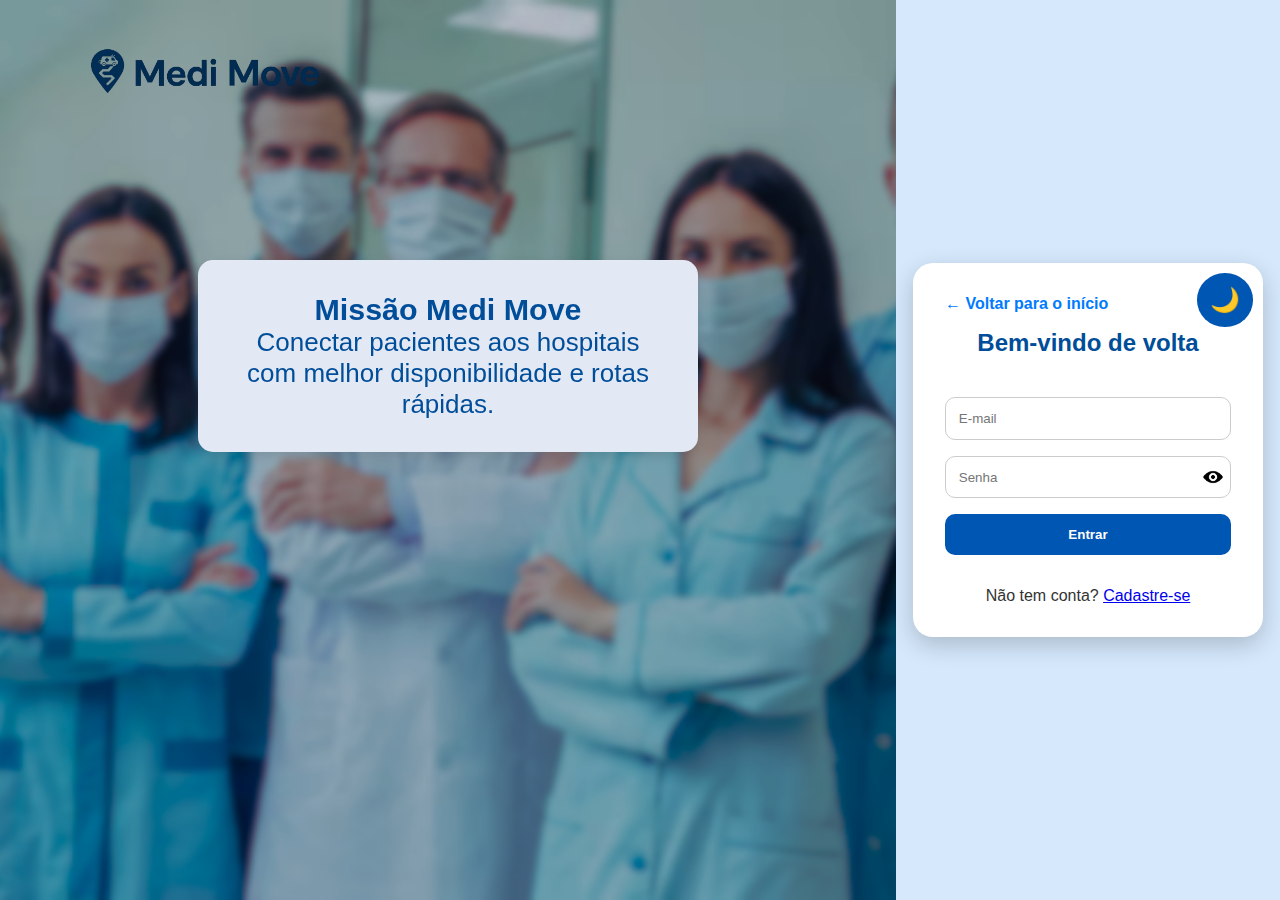
<file: html/login.html>
<!DOCTYPE html>
<html lang="pt-br">
<head>
  <meta charset="UTF-8" />
  <meta name="viewport" content="width=device-width, initial-scale=1" />
  <title>Medi Move - Login</title>
  <link rel="stylesheet" href="/styles/login.css" />
  <style>
    /* Só um mini ajuste pra esconder forms */
    .hidden {
      display: none;
    }
    
  :root {
    --bg-color: #f4f8ff;
    --text-color: #333;
    --form-bg: #fff;
    --btn-bg: #0056b3;
    --btn-text: #fff;
    --crs-anim: #e3e9f4;
    --text-anim: #004d99;
  }

  body.dark-mode {
    --bg-color: #30303a;
    --text-color: #e0e0e0;
    --form-bg: #2c2c3e;
    --btn-bg: #00366e;
    --btn-text: #fff;
    --crs-anim: #173a5fd2;
    --text-anim: #fff;
  }

  body {
    background-color: var(--bg-color);
    color: var(--text-color);
    transition: background-color 0.3s, color 0.3s;
  }

  .carousel-card {
    background: var(--crs-anim);
    color: var(--text-anim);
  }

  /* ...existing code... */
body.dark-mode a {
  color: #28a1f1; /* Escolha a cor desejada */
}
body.dark-mode h2 {
  color: #54abe6; /* Cor clara para o h2 no modo escuro */
}
/* ...existing code... */

  .form-box {
    background-color: var(--form-bg);
    color: var(--text-color);
    transition: background-color 0.3s, color 0.3s;
  }

  input, select {
    background-color: #fff;
    color: #000;
  }

  body.dark-mode input,
  body.dark-mode select {
    background-color: #3a3a52;
    color: #fff;
  }

  button {
    background-color: var(--btn-bg);
    color: var(--btn-text);
    border: none;
    cursor: pointer;
    transition: background-color 0.3s;
  }

  .toggle-theme {
    position: absolute;
    top: 10px;
    right: 10px;
    font-size: 1.5rem;
    background: none;
    border: none;
    border-radius: 50%;
    background-color: var(--btn-bg);
    color: var(--text-color);
    cursor: pointer;
  }


  </style>
</head>
<body>
  <div class="container">
    <div class="left-panel">
      <img src="/imgs/logo sem fundo h.png" alt="Logo Medi Move" class="logo-large" />

      <div class="carousel-container">
        <div class="carousel-card active">
          <h3>Missão Medi Move</h3>
          <p>Conectar pacientes aos hospitais com melhor disponibilidade e rotas rápidas.</p>
        </div>
        <div class="carousel-card">
          <h3>Benefícios</h3>
          <p>Reduza o tempo de espera e evite trânsito para atendimento emergencial.</p>
        </div>
        <div class="carousel-card">
          <h3>Como Funciona</h3>
          <p>Mostramos hospitais próximos com vagas disponíveis e a rota mais rápida.</p>
        </div>
      </div>
    </div>

    <div class="right-panel">
      <div class="form-box">
        <a href="/html/index.html" class="back-home">← Voltar para o início</a>
        <button class="toggle-theme" id="themeToggle" title="Alternar tema">🌙</button>

        <div class="form-wrapper">
          <form id="loginForm">
            <h2>Bem-vindo de volta</h2>
            <input type="email" name="email" placeholder="E-mail" autocomplete="email" required />
            <div class="password-wrapper">
              <input type="password" name="password" id="login_password" placeholder="Senha" autocomplete="new-password" required />
              <button type="button" class="toggle-password" data-target="login_password" aria-label="Mostrar senha"><img src="/imgs/olho.png" alt=""></button>
            </div>

            <button type="submit">Entrar</button>
            <p class="switch-form">Não tem conta? <a href="#" onclick="toggleForm(); return false;">Cadastre-se</a></p>
            <p id="loginError" style="color:red; display:none;"></p>
          </form>

          <form id="registerForm" class="hidden">
            <h2>Criar conta</h2>
            <input type="text" name="fullname" placeholder="Nome completo" autocomplete="name" required />
            <input type="email" name="email" placeholder="E-mail" autocomplete="email" required />
            <div class="password-wrapper">
              <input type="password" id="password" name="password" placeholder="Senha" autocomplete="new-password" required />
              <button type="button" class="toggle-password" data-target="password" aria-label="Mostrar senha"><img src="/imgs/olho.png" alt=""></button>
            </div>

            <div class="password-wrapper">
              <input type="password" id="confirm_password" name="confirm_password" placeholder="Confirmar senha" autocomplete="new-password" required />
              <button type="button" class="toggle-password" data-target="confirm_password" aria-label="Mostrar senha"><img src="/imgs/olho.png" alt=""></button>
            </div>

            <div id="password-strength">
              <p>Força da senha:</p>
              <ul>
                <li id="length" class="invalid">Mínimo 8 caracteres</li>
                <li id="uppercase" class="invalid">Letra maiúscula</li>
                <li id="number" class="invalid">Número</li>
                <li id="special" class="invalid">Caractere especial</li>
              </ul>
            </div>

            <button type="submit">Cadastrar</button>
            <p class="switch-form">Já tem conta? <a href="#" onclick="toggleForm(); return false;">Login</a></p>
            <p id="registerError" style="color:red; display:none; justify-content:center;"></p>
          </form>
        </div>
      </div>
    </div>
  </div>

  <script src="/scripts/login.js"></script>
  <script src="/scripts/auth.js"></script>
  <script>
  const themeToggle = document.getElementById('themeToggle');
  const body = document.body;

  function setTheme(isDark) {
    if (isDark) {
      body.classList.add('dark-mode');
      themeToggle.textContent = '☀️';
      localStorage.setItem('theme', 'dark');
    } else {
      body.classList.remove('dark-mode');
      themeToggle.textContent = '🌙';
      localStorage.setItem('theme', 'light');
    }
  }

  // Alternar ao clicar
  themeToggle.addEventListener('click', () => {
    const isDark = body.classList.contains('dark-mode');
    setTheme(!isDark);
  });

  // Carregar tema salvo
  const savedTheme = localStorage.getItem('theme');
  if (savedTheme === 'dark') {
    setTheme(true);
  }
</script>


</body>
</html>
</file>
<file: styles/consulta.css>
* {
  margin: 0;
  padding: 0;
  box-sizing: border-box;
}

html {
  scroll-behavior: smooth;
}

#sobre{
    scroll-margin-top: 100px; ;
}

#sobre:target {
  transition: background-color 0.5s ease;
}

#themeToggle{
  display: inline-flex;
}

#themeToggle1{
  display: none;
}

body {
  font-family: "Segoe UI", sans-serif;
  background-color: #f9f9f9;
}

.main-header {
  position: fixed;
  top: 20px;
  left: 50%;
  transform: translateX(-50%);
  width: 90%;
  background-image: url('/imgs/background\ tcc.png'); /* <- Coloque sua imagem */
  background-size: cover;
  background-position: center;
  border-radius: 20px;
  padding: 15px 30px;
  transition: top 0.5s cubic-bezier(.77,0,.18,1), opacity 0.4s;
  z-index: 1000;
  box-shadow: 0 4px 12px rgba(0,0,0,0.1);
   opacity: 1;
}

.header-hide {
  top: -100px; /* ou ajuste conforme a altura do seu header */
  opacity: 0.2;
  pointer-events: none;
}

.nav-content {
  background-color: rgba(255, 255, 255, 0.85);
  border-radius: 15px;
  padding: 10px 20px;
  display: flex;
  align-items: center;
  justify-content: space-between;
}

.ENTRAR {
    margin-left: 80px;
}

.nav-content h1 {
  font-size: 1.5rem;
  color: #333;
}

.nav-content ul {
  display: flex;
  list-style: none;
  gap: 16px;
  align-items: center;
  margin: 0;
  padding: 0;
}

.nav-content li a {
    font-size: 1rem;
    color: #333;
    font-weight: bold;
    text-decoration: none;
}

.nav-content ul li a:hover {
  color: #007bff;
}


 .top-bar {
  display: flex;
  align-items: center;
  gap: 1rem;
}


    .user-menu {
      position: relative;
      cursor: pointer;
    }

    .user-dropdown {
  position: relative;
  display: inline-block;
  cursor: pointer;
}

    .dropdown-content {
  display: none;
  position: absolute;
  background-color: rgb(250, 14, 14);
  min-width: 100px;
  box-shadow: 0px 4px 8px rgba(0,0,0,0.1);
  padding: 0.5rem;
  border-radius: 6px;
  top: 100%;
  right: 0;
  z-index: 10;
}

    .dropdown a {
      display: block;
      padding: 10px;
      color: #333;
      text-decoration: none;
    }

    .dropdown a:hover {
      background-color: #f2f2f2;
    }

    .user-dropdown:hover .dropdown-content {
  display: block;
}

#logout-btn {
  background: transparent;
  border: none;
  color: rgb(245, 244, 250);
  font-size: 1rem;
  padding: 2px;
    border-radius: 4px;
  cursor: pointer;
  font-weight:400;
}

#logout-btn:hover {
  background-color: #ff7070;
    color: #ffffff;
    transition: background-color 0.3s ease;
}

    .hidden {
      display: none !important;
    }

    #login-link {
      background-color: #007bff;
      color: white;
      padding: 8px 14px;
      text-decoration: none;
      border-radius: 6px;
    }

    #login-link:hover {
      background-color: #0056b3;
    }



.logo{
    opacity: 1;
    transition: opacity 0.3s ease;
    cursor: pointer;
}
.logo:hover{
    opacity: 0.8;
}

.consulta-main {
  max-width: 600px;
  margin: 10rem auto 3rem auto;
  padding: 2rem 1rem;
  background: var(--card-bg, #fff);
  border-radius: 18px;
  box-shadow: 0 2px 16px #0001;
}
.consulta-form-section h2 {
  text-align: center;
  margin-bottom: 1.5rem;
  color: var(--h2-color);
}
.form-group {
  margin-bottom: 1.2rem;
}
.form-group label {
  font-weight: 500;
  margin-bottom: 0.3rem;
  display: block;
}
input, select, textarea {
  width: 100%;
  padding: 0.7rem;
  border-radius: 8px;
  border: 1px solid var(--footer-bg);
  background: var(--bg-color);
  color: var(--text-color);
  font-size: 1rem;
  transition: border .2s;
}
input:focus, select:focus, textarea:focus {
  border-color: var(--h2-color);
  outline: none;
}
.form-actions {
  display: flex;
  justify-content: flex-end;
}
.btn-buscar {
  background: var(--h2-color);
  color: #fff;
  border: none;
  padding: 0.7rem 1.5rem;
  border-radius: 8px;
  font-size: 1rem;
  cursor: pointer;
  transition: background .2s;
}
.btn-buscar:hover {
  background: #0072e6;
}
#cards-resultados {
  display: flex;
  flex-direction: column;
  gap: 1.2rem;
  margin-top: 1rem;
}
.result-card {
  background: var(--bg-color);
  border: 1px solid var(--footer-bg);
  border-radius: 12px;
  padding: 1.2rem;
  box-shadow: 0 1px 8px #0001;
  display: flex;
  flex-direction: column;
  gap: 0.7rem;
  animation: fadeIn .5s;
}
.result-header {
  display: flex;
  align-items: center;
  gap: 1rem;
}
.result-header img {
  width: 48px;
  height: 48px;
  border-radius: 50%;
  object-fit: cover;
  border: 2px solid var(--h2-color);
}
.result-info {
  flex: 1;
}
.mobility-info {
  margin-top: 0.5rem;
  font-size: 0.98em;
  color: var(--h2-color);
}
.availability {
  font-weight: bold;
  color: var(--link-color);
}
.distance {
  color: var(--h2-color);
  font-weight: 500;
}
#sucesso-overlay {
  position: fixed;
  top: 0; left: 0; right: 0; bottom: 0;
  background: rgba(0,0,0,0.25);
  z-index: 9998;
  display: none;
}
/* Centraliza a mensagem de sucesso como um modal */
.mensagem-sucesso {
  position: fixed;
  top: 50%;
  left: 50%;
  transform: translate(-50%, -50%);
  z-index: 99990;
  background: #fff;
  color: #28a745;
  border-radius: 16px;
  box-shadow: 0 4px 32px #0003;
  padding: 2.0em 2.3em;
  font-size: 1.2em;
  display: none;
  align-items: center;
  justify-content: center;
  flex-direction: column;
  text-align: center;
  min-width: 320px;
  max-width: 90vw;
  gap: 0.5em;
  border: 2px solid #28a745;
}
.mensagem-sucesso i {
  font-size: 2.5em;
  color: #28a745;
  margin-bottom: 0.5em;
}
@media (max-width: 500px) {
  .mensagem-sucesso {
    padding: 1.2em 0.7em;
    font-size: 1em;
    min-width: 0;
  }
}
@media (max-width: 600px) {
    .consulta-main {
    max-width: 98vw;
    margin: 9rem 0.5rem 2rem 0.5rem;
    padding: 1rem 0.3rem;
    border-radius: 12px;
  }
  .consulta-form-section h2 {
    font-size: 1.2rem;
    margin-bottom: 1rem;
  }
  .form-group {
    margin-bottom: 0.8rem;
  }
  input, select, textarea {
    font-size: 0.98rem;
    padding: 0.6rem;
  }
  .btn-buscar {
    width: 100%;
    padding: 0.7rem 0;
    font-size: 1rem;
  }
  .form-actions {
    justify-content: center;
  }
  #cards-resultados {
    gap: 0.7rem;
    margin-top: 0.5rem;
  }
  .result-card {
    padding: 0.8rem;
    border-radius: 8px;
  }
  .consulta-main { padding: 1rem 0.3rem; }
  .result-header { flex-direction: column; align-items: flex-start; }
}
@keyframes fadeIn {
  from { opacity: 0; transform: translateY(20px);}
  to { opacity: 1; transform: none;}
}
.main-footer {
    background-color: #f4f4f4;
    padding: 40px 20px;
    color: #333;
    font-size: 14px;
    border-top: 1px solid #ddd;
}

.footer-container {
    max-width: 1200px;
    margin: 0 auto;
    display: flex;
    flex-wrap: wrap;
    justify-content: space-between;
    gap: 30px;
}

.footer-logo img {
    width: 150px;
    margin-bottom: 10px;
}

.footer-links ul {
  list-style: none;
  padding: 0;
}

.footer-links li {
    margin-top: 8px;
    margin-bottom: 8px;
}

.footer-links a {
    text-decoration: none;
    color: #333;
}

.footer-links a:hover {
    text-decoration: underline;
}

.footer-contact p {
    margin: 5px 0;
}

.social-icons {
  margin-top: 15px;
}

.social-icons a {
  font-size: 20px;
  color: #333;
  margin-right: 15px;
  transition: color 0.3s;
}

.social-icons a:hover {
  color: #007BFF; /* Azul bonito no hover */
}

/* Esconde o botão hamburger por padrão */
.hamburger {
  display: none;
  background: none;
  border: none;
  font-size: 2rem;
  color: var(--text-color);
  cursor: pointer;
  margin-right: 16px;
}

.login-float-btn, .logout-float-btn {
  position: fixed;
  right: 24px;
  z-index: 200;
  border: none;
  border-radius: 50px;
  padding: 12px 24px;
  font-size: 1rem;
  box-shadow: 0 2px 8px rgba(0,0,0,0.18);
  cursor: pointer;
  transition: background 0.3s;
  display: none;
}
.login-float-btn {
  bottom: 90px;
  background: #007bff;
  color: #fff;
}
.login-float-btn.logged {
  background: #28a745;
}
.logout-float-btn {
  bottom: 150px;
  background: #dc3545;
  color: #fff;
}
 .login-float-btn, .logout-float-btn {
    display: none !important;
  }

/* Abaixo de 1200px: esconde menu-links e mostra hamburger */
@media (max-width: 1200px) {
  .nav-content ul.menu-links {
    display: none; /* Esconde o menu padrão */
    flex-direction: column;
    position: absolute;
    top: 60px; /* ajuste conforme header */
    right: 20px;
    background: var(--header-bg);
    border-radius: 10px;
    padding: 10px 20px;
    box-shadow: 0 4px 10px rgba(0,0,0,0.1);
    z-index: 1100;
    width: 200px;
  }

  /* Mostra o menu quando ativo */
  .nav-content ul.menu-links.active {
    display: flex;
  }

  .nav-content ul.menu-links li {
    margin: 10px 0;
  }

  .hamburger {
    display: block;
  }
}



/* Responsivo */
@media (max-width: 768px) {
  .sobre-container {
    grid-template-columns: 1fr;
    text-align: center;
  }

  .sobre-imagem {
    margin-top: 30px;
  }

  .sobre-imagem img {
    max-width: 100%;
  }
   .footer-container {
    flex-direction: column;
    align-items: center;
    text-align: center;
  }
   .footer-container .social-icons {
    display: flex;
    justify-content: center;
    margin-left: 15px;
  }

  .footer-links,
  .footer-contact {
    margin-top: 20px;
  }
  .nav-content ul,
  .top-bar {
    display: none;
  }

  .hamburger {
    display: block;
  }

  .main-header {
    padding: 10px;
  }

  .nav-content {
    padding: 8px 16px;
  }
   #themeToggle{display: none;}
#themeToggle1{display: flex;}


  .login-float-btn, .logout-float-btn {
    display: block;
  }
  .top-bar {
    display: none !important;
  }
  /* Esconde o #login-link do header */
  #login-link {
    display: none !important;
  }
   .login-float-btn, .logout-float-btn {
    display: block !important;
  }
}
/* Menu mobile para telas menores que 400px */
@media (max-width: 400px) {
  .menu-links {
    display: none;
    flex-direction: column;
    position: absolute;
    top: 60px;
    right: 10px;
    background: var(--header-bg);
    box-shadow: 0 2px 8px rgba(0,0,0,0.15);
    border-radius: 8px;
    padding: 20px 30px;
    z-index: 1000;
  }
  .menu-links.open {
    display: flex;
  }
  .hamburger {
    display: block;
  }
  .nav-content {
    position: relative;
  }
  #themeToggle{display: none;}
#themeToggle1{display: flex;}
.login-float-btn, .logout-float-btn {
    display: block;
  }
  .top-bar {
    display: none !important;
  }
   .login-float-btn, .logout-float-btn {
    display: block !important;
  }
}
</file>
<file: styles/home.css>
* {
  margin: 0;
  padding: 0;
  box-sizing: border-box;
}

html {
  scroll-behavior: smooth;
}

#sobre{
    scroll-margin-top: 100px; ;
}

#sobre:target {
  transition: background-color 0.5s ease;
}

#themeToggle{
  display: inline-flex;
}

#themeToggle1{
  display: none;
}

body {
  font-family: "Segoe UI", sans-serif;
  background-color: #f9f9f9;
}

.main-header {
  position: fixed;
  top: 20px;
  left: 50%;
  transform: translateX(-50%);
  width: 90%;
  background-image: url('/imgs/background\ tcc.png'); /* <- Coloque sua imagem */
  background-size: cover;
  background-position: center;
  border-radius: 20px;
  padding: 15px 30px;
  transition: top 0.5s cubic-bezier(.77,0,.18,1), opacity 0.4s;
  z-index: 1000;
  box-shadow: 0 4px 12px rgba(0,0,0,0.1);
   opacity: 1;
}

.header-hide {
  top: -100px; /* ou ajuste conforme a altura do seu header */
  opacity: 0.2;
  pointer-events: none;
}

.nav-content {
  background-color: rgba(255, 255, 255, 0.85);
  border-radius: 15px;
  padding: 10px 20px;
  display: flex;
  align-items: center;
  justify-content: space-between;
}

.ENTRAR {
    margin-left: 80px;
}

.nav-content h1 {
  font-size: 1.5rem;
  color: #333;
}

.nav-content ul {
  display: flex;
  list-style: none;
  gap: 16px;
  align-items: center;
  margin: 0;
  padding: 0;
}

.nav-content li a {
    font-size: 1rem;
    color: #333;
    font-weight: bold;
    text-decoration: none;
}

.nav-content ul li a:hover {
  color: #007bff;
}

.hero {
  padding-top: 160px; /* para compensar o header fixo */
  text-align: center;
}

.hero h2 {
  font-size: 2.5rem;
  margin-bottom: 0.5rem;
}

.hero p {
  font-size: 1.2rem;
  color: #555;
}


 .top-bar {
  display: flex;
  align-items: center;
  gap: 1rem;
}


    .user-menu {
      position: relative;
      cursor: pointer;
    }

    .user-dropdown {
  position: relative;
  display: inline-block;
  cursor: pointer;
}

    .dropdown-content {
  display: none;
  position: absolute;
  background-color: rgb(250, 14, 14);
  min-width: 100px;
  box-shadow: 0px 4px 8px rgba(0,0,0,0.1);
  padding: 0.5rem;
  border-radius: 6px;
  top: 100%;
  right: 0;
  z-index: 10;
}

    .dropdown a {
      display: block;
      padding: 10px;
      color: #333;
      text-decoration: none;
    }

    .dropdown a:hover {
      background-color: #f2f2f2;
    }

    .user-dropdown:hover .dropdown-content {
  display: block;
}

#logout-btn {
  background: transparent;
  border: none;
  color: rgb(245, 244, 250);
  font-size: 1rem;
  padding: 2px;
    border-radius: 4px;
  cursor: pointer;
  font-weight:400;
}

#logout-btn:hover {
  background-color: #ff7070;
    color: #ffffff;
    transition: background-color 0.3s ease;
}

    .hidden {
      display: none !important;
    }

    #login-link {
      background-color: #007bff;
      color: white;
      padding: 8px 14px;
      text-decoration: none;
      border-radius: 6px;
    }

    #login-link:hover {
      background-color: #0056b3;
    }



.logo{
    opacity: 1;
    transition: opacity 0.3s ease;
    cursor: pointer;
}
.logo:hover{
    opacity: 0.8;
}

.sobre-nos {
  padding: 60px 20px;
}

.sobre-container {
  display: grid;
  grid-template-columns: 60% 40%;
  gap: 40px;
  max-width: 1200px;
  margin: 0 auto;
  align-items: center;
}

.sobre-texto h2 {
  font-size: 2.2rem;
  margin-bottom: 20px;
  color: #0077cc;
}

.sobre-texto h3 {
  margin-top: 20px;
  font-size: 1.3rem;
  color: #333;
}

.sobre-texto p {
  margin: 10px 0;
  line-height: 1.6;
  color: #555;
}

.sobre-texto ul {
  margin: 10px 0 20px;
  padding-left: 20px;
  color: #555;
}

.sobre-texto ul li {
  list-style-type: disc;
  margin-bottom: 5px;
}

.sobre-imagem img {
  width: 100%;
  max-width: 600px;
  border-radius: 12px;
  box-shadow: 0 4px 12px rgba(0,0,0,0.1);
}

.main-footer {
    background-color: #f4f4f4;
    padding: 40px 20px;
    color: #333;
    font-size: 14px;
    border-top: 1px solid #ddd;
}

.footer-container {
    max-width: 1200px;
    margin: 0 auto;
    display: flex;
    flex-wrap: wrap;
    justify-content: space-between;
    gap: 30px;
}

.footer-logo img {
    width: 150px;
    margin-bottom: 10px;
}

.footer-links ul {
  list-style: none;
  padding: 0;
}

.footer-links li {
    margin-top: 8px;
    margin-bottom: 8px;
}

.footer-links a {
    text-decoration: none;
    color: #333;
}

.footer-links a:hover {
    text-decoration: underline;
}

.footer-contact p {
    margin: 5px 0;
}

.social-icons {
  margin-top: 15px;
}

.social-icons a {
  font-size: 20px;
  color: #333;
  margin-right: 15px;
  transition: color 0.3s;
}

.social-icons a:hover {
  color: #007BFF; /* Azul bonito no hover */
}

/* Esconde o botão hamburger por padrão */
.hamburger {
  display: none;
  background: none;
  border: none;
  font-size: 2rem;
  color: var(--text-color);
  cursor: pointer;
  margin-right: 16px;
}

.login-float-btn, .logout-float-btn {
  position: fixed;
  right: 24px;
  z-index: 200;
  border: none;
  border-radius: 50px;
  padding: 12px 24px;
  font-size: 1rem;
  box-shadow: 0 2px 8px rgba(0,0,0,0.18);
  cursor: pointer;
  transition: background 0.3s;
  display: none;
}
.login-float-btn {
  bottom: 90px;
  background: #007bff;
  color: #fff;
}
.login-float-btn.logged {
  background: #28a745;
}
.logout-float-btn {
  bottom: 150px;
  background: #dc3545;
  color: #fff;
}
 .login-float-btn, .logout-float-btn {
    display: none !important;
  }

/* Abaixo de 1200px: esconde menu-links e mostra hamburger */
@media (max-width: 1200px) {
  .nav-content ul.menu-links {
    display: none; /* Esconde o menu padrão */
    flex-direction: column;
    position: absolute;
    top: 60px; /* ajuste conforme header */
    right: 20px;
    background: var(--header-bg);
    border-radius: 10px;
    padding: 10px 20px;
    box-shadow: 0 4px 10px rgba(0,0,0,0.1);
    z-index: 1100;
    width: 200px;
  }

  /* Mostra o menu quando ativo */
  .nav-content ul.menu-links.active {
    display: flex;
  }

  .nav-content ul.menu-links li {
    margin: 10px 0;
  }

  .hamburger {
    display: block;
  }
}



/* Responsivo */
@media (max-width: 768px) {
  .sobre-container {
    grid-template-columns: 1fr;
    text-align: center;
  }

  .sobre-imagem {
    margin-top: 30px;
  }

  .sobre-imagem img {
    max-width: 100%;
  }
   .footer-container {
    flex-direction: column;
    align-items: center;
    text-align: center;
  }
   .footer-container .social-icons {
    display: flex;
    justify-content: center;
    margin-left: 15px;
  }

  .footer-links,
  .footer-contact {
    margin-top: 20px;
  }
  .nav-content ul,
  .top-bar {
    display: none;
  }

  .hamburger {
    display: block;
  }

  .main-header {
    padding: 10px;
  }

  .nav-content {
    padding: 8px 16px;
  }
   #themeToggle{display: none;}
#themeToggle1{display: flex;}


  .login-float-btn, .logout-float-btn {
    display: block;
  }
  .top-bar {
    display: none !important;
  }
  /* Esconde o #login-link do header */
  #login-link {
    display: none !important;
  }
   .login-float-btn, .logout-float-btn {
    display: block !important;
  }
}
/* Menu mobile para telas menores que 400px */
@media (max-width: 400px) {
  .menu-links {
    display: none;
    flex-direction: column;
    position: absolute;
    top: 60px;
    right: 10px;
    background: var(--header-bg);
    box-shadow: 0 2px 8px rgba(0,0,0,0.15);
    border-radius: 8px;
    padding: 20px 30px;
    z-index: 1000;
  }
  .menu-links.open {
    display: flex;
  }
  .hamburger {
    display: block;
  }
  .nav-content {
    position: relative;
  }
  #themeToggle{display: none;}
#themeToggle1{display: flex;}
.login-float-btn, .logout-float-btn {
    display: block;
  }
  .top-bar {
    display: none !important;
  }
   .login-float-btn, .logout-float-btn {
    display: block !important;
  }
}
</file>
<file: styles/login.css>
/* login.css */
* {
  margin: 0;
  padding: 0;
  box-sizing: border-box;
}

body, html {
  height: 100%;
  font-family: 'Segoe UI', sans-serif;
}

.container {
  display: flex;
  height: 100vh;
}

/* Left panel: background + logo */
.left-panel {
  flex: 7;
  background: url('/imgs/background\ tcc.png') no-repeat center center;
  background-size: cover;
  position: relative;
}

.left-panel img {
  width: 300px;
  height: auto;
}

.logo-large {
  position: absolute;
  top: 40px;
  left: 50px;
  width: 200px;
}

/* Right panel: login/cadastro */
.right-panel {
  flex: 3;
  background-color: #a9d1f867;
  display: flex;
  align-items: center;
  justify-content: center;
}

.form-box {
  background-color: white;
  padding: 2rem;
  border-radius: 20px;
  box-shadow: 0 8px 25px rgba(0, 0, 0, 0.2);
  width: 100%;
  max-width: 350px;
}

h2 {
  text-align: center;
  margin-bottom: 1.5rem;
  color: #004d99;
}

form {
  display: flex;
  flex-direction: column;
  gap: 1rem;
}

input {
  padding: 0.8rem;
  border: 1px solid #ccc;
  border-radius: 10px;
  transition: 0.3s;
}

input:focus {
  border-color: #0066cc;
  outline: none;
}

button {
  background-color: #0066cc;
  color: white;
  padding: 0.8rem;
  border: none;
  border-radius: 10px;
  cursor: pointer;
  font-weight: bold;
  transition: background 0.3s ease;
}

button:hover {
  background-color: #004d99;
}

.switch-form {
  text-align: center;
  margin-top: 1rem;
}

.carousel-container {
    display: flex;
    justify-content: center;
  position: relative;
  margin-bottom: 2rem;
  height: auto;
}

.carousel-card {
  position: absolute;
  top: 260px;
  width: 500px;
  padding: 2rem 3rem;
  text-align: center;
  background: #e3e9f4;
  font-size: 26px;
  border-radius: 15px;
  box-shadow: 0 4px 12px rgba(0,0,0,0.1);
  color: #004d99;
  opacity: 0;
  filter: blur(4px);
  transform: scale(0.9);
  transition: opacity 1s ease, filter 1s ease, transform 1s ease;
  z-index: 0;
}

.carousel-card.active {
  opacity: 1;
  filter: blur(0);
  transform: scale(1);
  z-index: 1;
}


.form-box {
  position: relative;
  overflow: hidden;
  transition: height 0.5s ease;
}

.form-wrapper {
  position: relative;
}

.form-box form {
  position: absolute;
  top: 0;
  left: 0;
  width: 100%;
  opacity: 0;
  transform: translateY(20px);
  pointer-events: none;
  transition: opacity 0.5s ease, transform 0.5s ease;
}

.form-box form:not(.hidden) {
  position: relative;
  opacity: 1;
  transform: translateY(0);
  pointer-events: auto;
  z-index: 1;
}

.password-wrapper {
  position: relative;
  width: 100%;
}

.password-wrapper input {
  width: 100%;
  padding-right: 2.5rem; /* espaço para o botão */
  box-sizing: border-box;
}

.password-wrapper .toggle-password {
  position: absolute;
  right: 0.5rem;
  top: 50%;
  transform: translateY(-50%);
  background: transparent;
  border: none;
  cursor: pointer;
  padding: 0;
  line-height: 1;
}

.password-wrapper .toggle-password img {
  width: 20px; /* tamanho do ícone */
  height: 20px;
  display: block;
}
.password-wrapper .toggle-password img:hover {
  opacity: 0.7; /* efeito de hover */
}

#password-strength {
  font-size: 0.9rem;
  margin-top: 0.5rem;
  color: #666;
}

#password-strength ul {
  list-style: none;
  padding-left: 0;
}

#password-strength li {
  margin-bottom: 0.25rem;
}

.valid {
  color: #28a745; /* verde bonito */
  font-weight: 600;
  transition: color 0.3s ease;
}

.invalid {
  color: #dc3545; /* vermelho */
  transition: color 0.3s ease;
}

.back-home {
  display: inline-block;
  margin-bottom: 1rem;
  color: #007bff;
  text-decoration: none;
  font-weight: bold;
  transition: color 0.2s ease;
}

.back-home:hover {
  color: #0056b3;
  text-decoration: underline;
}

/* RESPONSIVIDADE PARA login.css */

@media (max-width: 1024px) {
  .left-panel img.logo-large {
    width: 150px;
  }

  .carousel-card {
    width: 400px;
    font-size: 22px;
  }

  .form-box {
    max-width: 300px;
    padding: 1.5rem;
  }

  input, button {
    font-size: 14px;
  }
}

@media (max-width: 768px) {
  .container {
    flex-direction: column;
  }

  .left-panel {
    flex: none;
    width: 100%;
    height: 250px;
    position: relative;
  }

  .left-panel img.logo-large {
    position: absolute;
    top: 20px;
    left: 20px;
    width: 120px;
  }

  .carousel-container {
    display: flex;
    justify-content: center;
    position: relative;
    top: -200px ;
    left: 0%;
    right: 0%;
    width: 100%;
    padding: 0 10px;
  }

  .carousel-card {
    position: absolute;
    width: 50%;
    font-size: 18px;
    padding: 1.5rem 1rem;
  }

  .right-panel {
    flex: none;
    width: 100%;
    height: auto;
    padding: 20px 0;
  }

  .form-box {
    margin: 0 auto;
    width: 90%;
    max-width: 350px;
    padding: 1.5rem 1rem;
    border-radius: 15px;
  }
}

@media (max-width: 480px) {
  .left-panel img.logo-large {
    width: 100px;
  }

  .carousel-card {
    font-size: 16px;
    padding: 1rem 0.8rem;
  }

  input, button {
    font-size: 13px;
  }

  .form-box {
    width: 95%;
    padding: 1rem 0.8rem;
  }

  .back-home {
    font-size: 14px;
  }
}
</file>
